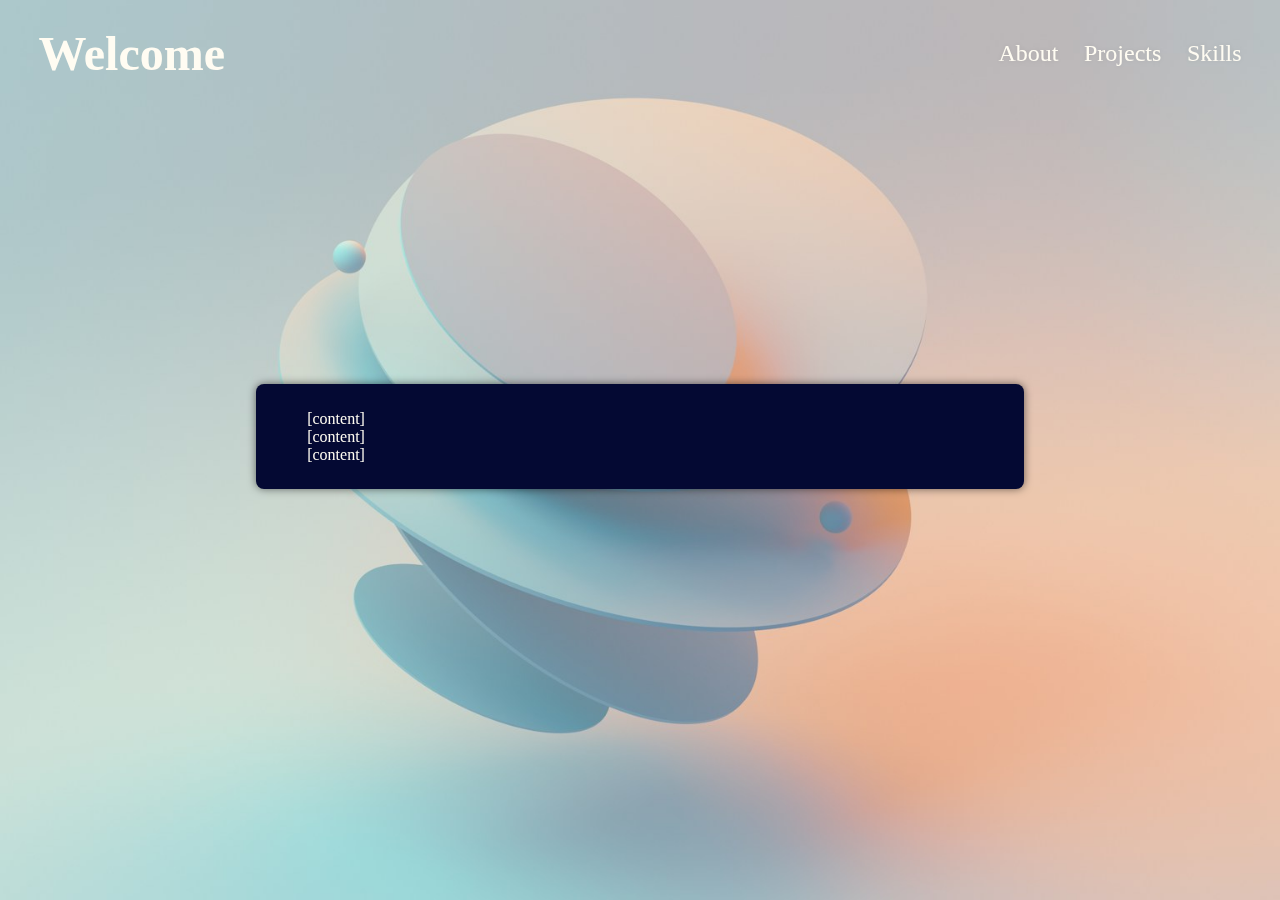
<file: index.html>
<!DOCTYPE html>
<html>
<head>
	<meta charset = 'utf-8'>
	<title>A Wild Kat Appears!</title>
	<style>
		:root {
			/* spacing */
			--nav-height: calc(2vw + 2*0.75vw);
			--content-height: calc(100% - var(--nav-height));
			/* title */
			--text-nav: #fffcf2;
			--background-dark: #040933;

			--header-padding-v: 2vw;
			--header-padding-h: 3vw;
			--nav-item-spacing: 2vw;
			--content-margin-top: 30vw;
			--content-padding-v: 2vw;
			--content-padding-h: 4vw;
		}

		.flex-row {
			display: flex;
			flex-direction: row;
		}
		.flex-col {
			display: flex;
			flex-direction: column;
		}
		.flex-sep {
			flex-grow: 1;
		}

		* {
			margin: 0px;
			padding: 0px;
			box-sizing: border-box;
			font-family: 'Times New Roman';
		}
		body {
			background: var(--background-dark) url("source/Sebastian\ Svenson\ -\ Abstract\ Render\ 00.jpg") no-repeat 50% 0%;
			background-size: cover;
			background-attachment: fixed;
		}

		#navbar {
			color: var(--text-nav);
			background-color: transparent;
			position: fixed;
			padding: var(--header-padding-v) var(--header-padding-h);
			width: 100%;
			top: 0;
			font-size: 1.5rem;
			align-items: center;
		}
		#navbar-logo {
			display: inline-block;
			font-size: 2em;
		}
		#navbar-menu {
			color: var(--text-nav);
			filter: drop-shadow(#00000011 0 0 2px); /* edge-sharpener shadow */
			gap: var(--nav-item-spacing);
		}
		.navbar-item {
			color: var(--text-nav);
			text-decoration: none;
		}

		#main-content {
			color: var(--text-nav);
			background-color: var(--background-dark);
			border-radius: 8px;
			filter: drop-shadow(#00000088 0 0 4px);
			margin: 20vw;
			margin-top: var(--content-margin-top);
			padding: var(--content-padding-v) var(--content-padding-h);
		}
	</style>
</head>
<body>

	<!-- SquarespaceNavigation: https://www.youtube.com/watch?v=3oOqGUSgQlQ -->
	<!-- https://www.w3schools.com/howto/howto_js_mobile_navbar.asp -->

<header id='navbar' class='flex-row'>
	<h1 id='navbar-logo'>Welcome</h1>
	<div class='flex-sep'></div>
	<nav id='navbar-menu' class='flex-row'>
		<a class='navbar-item' href='#about'>About</a>
		<a class='navbar-item' href='#projects'>Projects</a>
		<a class='navbar-item' href='#skills'>Skills</a>
	</nav>
</header>

<main id='main-content' class='flex-col'>
	<section class='section'><p>[content]</p></section>
	<section class='section'><p>[content]</p></section>
	<section class='section'><p>[content]</p></section>
</main>

</body>
</html>
</file>
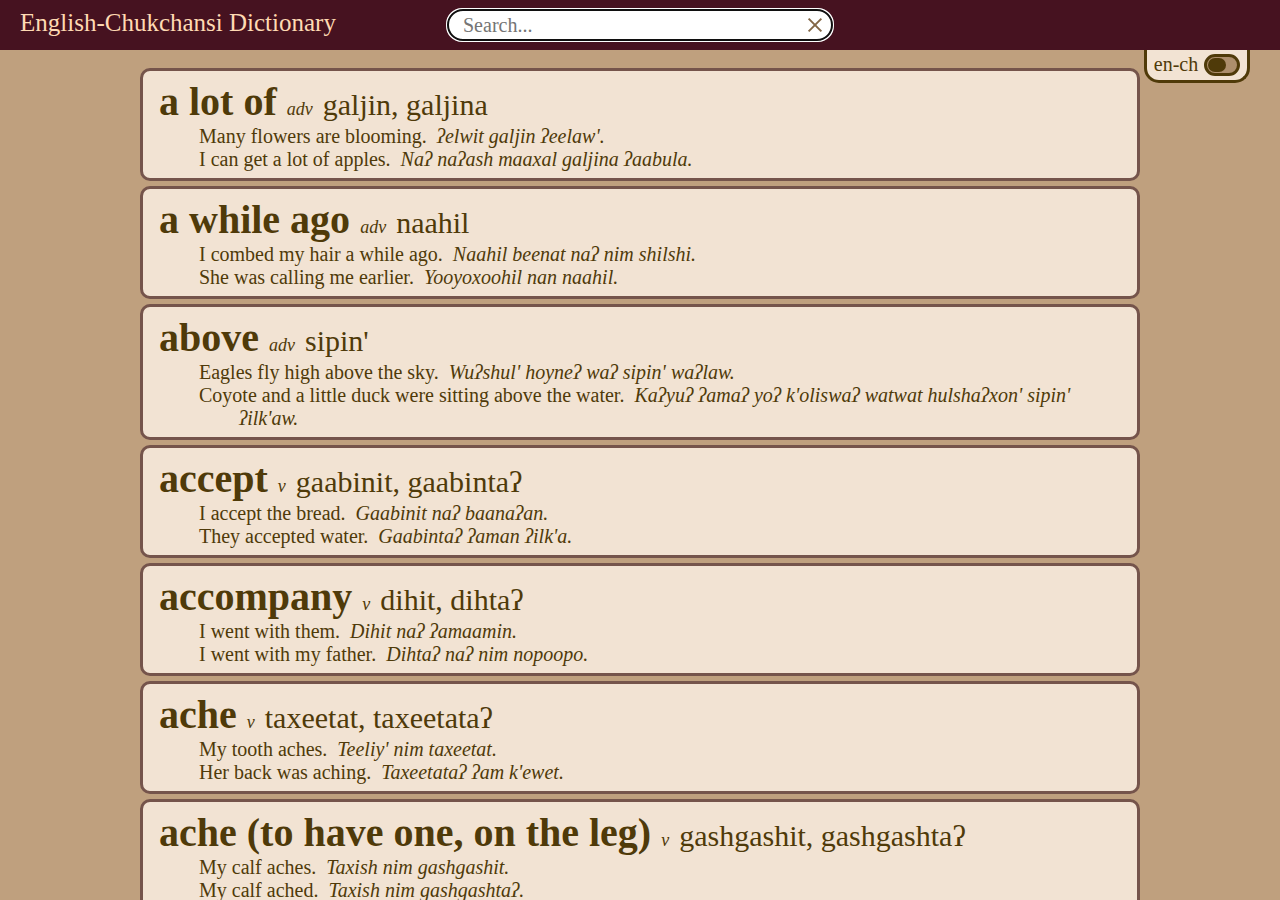
<file: dictionary/index.html>
<!DOCTYPE html>
<html>

<head>
	<meta charset = 'utf-8'>
	<title>English-Chukchansi Dictionary</title>
	<style>
		* {
			margin: 0px;
			padding: 0px;
			font-family: 'Times New Roman';
		}	
		body {
			background-color: #000000;
			overflow: hidden;
		}

		.blockSection {
			display: block;
		}
		
		/* header bar */
		#navBar {
			background-color: #461220;

			box-sizing: border-box;
			position: sticky;
			padding: 10px;
			top: 0px;
			width: 100%;
			min-width: 1040px;
			height: 50px;

			z-index: 2;
		}
		#pageTitle {
			color: #ffdab3;

			position: absolute;
			top: calc(50% - 2px);
			left: 20px;
			transform: translate(0%, -50%);

			font-size: 25px;
		}

		/* search stuff */
		#searchContainer {
			position: absolute;
			top: 50%;
			left: 50%;
			width: 30%;
			min-width: 250px;
			height: 30px;
			transform: translate(-50%, -50%);
		}
		#searchBox {
			color: #75544b;
			background-color: #ffffff;

			box-sizing: border-box;
			padding: 0px 15px;
			padding-right: 30px;
			width: 100%;
			height: 100%;

			border: none;
			border-radius: 30px;

			font-size: 20px;
		}
		#searchClear {
			cursor: pointer;

			position: absolute;
			top: 50%;
			right: 3px;
			width: 24px;
			height: 24px;
			transform: translate(0%, -50%);

			border-radius: 50%;
		}
		.searchClearCross {
			background-color: #826545;

			display: inline-block;
			position: absolute;
			top: 50%;
			right: 50%;
			width: 2px;
			height: 18px;
			/*transform: translate(-50%, -50%);*/
		}

		/* language toggle */
		#hangingTab {
			background-color: #f2e3d3;

			position: absolute;
			top: 50px;
			left: calc(100% - 30px);
			width: 100px;
			height: 30px;
			transform: translate(-100%, 0%);
			
			border: 3px solid;
			border-top: none;
			border-color: #4f3a09;
			border-radius: 0px 0px 15px 15px;
		}
		#langToggleTitle {
			color: #4f3a09;

			position: absolute;
			top: calc(50% - 1px);
			left: 29px;
			transform: translate(-50%, -50%);

			font-size: 20px;
		}
		#langToggle {
			cursor: pointer;
			
			background-color: #ad8e6c;

			position: absolute;
			top: 50%;
			left: calc(100% - 7px);
			width: 30px;
			height: 16px;
			transform: translate(-100%, -50%);
			
			border: 3px solid;
			border-color: #4f3a09;
			border-radius: 15px;
		}
		#langToggleSwitch {
			background-color: #4f3a09;

			position: absolute;
			top: 50%;
			left: 1px;
			width: 18px;
			height: 14px;
			transform: translate(0%, -50%);

			border-radius: 7px;
		}

		/* main content */
		#resultPanel {
			color: #4f3a09;
			background-color: #bfa07e;
			
			box-sizing: border-box;
			position: absolute;
			padding: 13px 20px;
			top: 50px;
			width: 100%;
			height: calc(100% - 50px);

			overflow-x: hidden;
			overflow-y: scroll;

			z-index: 0;
		}
		#noResultsText {
			color: #75544b;

			position: absolute;
			padding-top: 10px;
			left: 50%;
			transform: translate(-50%, 0%);

			font-family: "Times New Roman";
			font-size: 40px;
		}
		.entryContainer {
			background-color: #f2e3d3;

			box-sizing: border-box;
			margin: 5px auto;
			padding: 7px 16px;
			width: 1000px;

			border: 3px solid #75544b;
			border-radius: 10px;
		}
		.entrySectionIndented {
			display: block;
			margin-left: 40px;

			padding-left: 40px;
			text-indent: -40px;
		}

		/* entry first line */
		.entryTitleText {
			font-size: 40px;
			font-weight: bold;
		}
		.entryCatgText {
			margin-left: 10px;
			font-size: 18px;
			font-style: italic;
		}
		.entryTranslationText {
			margin-left: 10px;
			font-size: 30px;
		}
		/* entry second line */
		.entrySentenceText {
			font-size: 20px;
		}
		.entrySentenceTranslation {
			margin-left: 10px;
			font-size: 20px;
			font-style: italic;
		}
	</style>
</head>

<body>

	<!-- create loading screen -->

	<!-- load dependencies -->
	<script type='text/javascript' src='script/dictionary.js'></script>
	<script type='text/javascript' src='script/en-ch.js'></script>

	<script>
		/////////////////////////////////////////////////////////////////////

		//// ENV SETUP ////

		// debug
		let t1 = Date.now();
		// settings
		let langToggle = false;
		let searchSettings = {
			shiftDown: false,
			elem: undefined
		};

		/////////////////////////////////////////////////////////////////////

		//// CORE ////

		function capitalize(s) { s=s.toString().toLowerCase(); return (s[0]||'').toUpperCase()+s.substr(1); }

		function clearSearch() {
			searchSettings.elem.value = '';
			reloadSearch(resultPanel, '');
			resultPanel.scroll(0, 0);
			document.getElementById('searchBox').focus();
		}
		function togglePrimary() {
			langToggle = dictionary_en_ch.togglePrimary();
			// `waayaw hudaʔhiy'`
			document.getElementById('pageTitle').innerHTML = (!langToggle) ? `English-Chukchansi Dictionary` : `Chukchansi-English Waayaw Hudaʔhiy'`;
			document.getElementById('pageTitle').style.fontSize = (!langToggle) ? '25px' : '20px';
			searchSettings.elem.value = '';
			searchSettings.elem.placeholder = (!langToggle) ? 'Search...' : 'Yuhgo...';
			document.getElementById('langToggleTitle').innerHTML = (!langToggle) ? 'en-ch' : 'ch-en';
			document.getElementById('langToggleSwitch').style.left = (!langToggle) ? '1px' : '11px';
			reloadSearch(resultPanel, '');
			resultPanel.scroll(0, 0);
			document.getElementById('searchBox').focus();
		}

		function keydown_search(e) {
			switch (e.keyCode) {
				case 27: // [Esc] to defocus search box
					e.preventDefault();
					searchSettings.elem.blur();
					searchSettings.suggestionsElem.style.display = 'none';
					console.log('defocused search');
					break;
				case 9: // prevent [Tab] from leaving search box
					e.preventDefault();
					console.log('blocked tab-out');
					break;
				case 13: // prevent [Enter] from trying to submit page
					e.preventDefault();
					break;
				case 16: // manually track [Shift] for [?] detection
					searchSettings.shiftDown = true;
					break;
				case 191: // change [?] to [ʔ]
					if (searchSettings.shiftDown) {
						e.preventDefault();
						searchSettings.elem.value += 'ʔ';
					}
					break;
			}
		}
		function keyup_search(e) {
			switch (e.keyCode) {
				case 16: // manually track [Shift] for [?] detection
					searchSettings.shiftDown = false;
					break;
			}
			// run fragment search on searchbar update
			reloadSearch(resultPanel, searchSettings.elem.value);
		}

		/////////////////////////////////////////////////////////////////////

		//// DISPLAY ////

		let subscriptPattern = new RegExp('_([0-9]*)', 'ig');
		function buildEntryHTML(entry, word) {
			let elemStr = '';
			// construct title line contents
			let engSynonyms = '';
			for (let form of entry.pForms) { engSynonyms += (engSynonyms=='') ? (form.word) : (', '+form.word); }
			let entryTitle = (!langToggle) ? (word) : ( entry.sForm('standard').word || (entry.sForm('subject').word+', '+entry.sForm('object').word) );
			let entryTranslation = (!langToggle) ? ( entry.sForm('standard').word || (entry.sForm('subject').word+', '+entry.sForm('object').word) ) : engSynonyms;
			// build entry
			elemStr += '<div class="entryContainer">';
				elemStr += '<div class="blockSection">';
					elemStr += '<span class="entryTitleText">' + entryTitle.replaceAll(subscriptPattern, '<sub>$1</sub>') + '</span>';
					elemStr += '<span class="entryCatgText">' + entry.catg + '</span>';
					elemStr += '<span class="entryTranslationText">' + entryTranslation.replaceAll(subscriptPattern, '<sub>$1</sub>') + '</span>';
				elemStr += '</div>';
				elemStr += '<div class="entrySectionIndented">';
					for (let sentence of entry.sentences) {
						let sentenceText = (!langToggle ? sentence.p : sentence.s).replaceAll(subscriptPattern, '<sub>$1</sub>');
						let sentenceTranslation = (!langToggle ? sentence.s : sentence.p).replaceAll(subscriptPattern, '<sub>$1</sub>')
						elemStr += '<span class="blockSection">';
						elemStr += '<span class="entrySentenceText">' + sentenceText + '</span>';
						elemStr += '<span class="entrySentenceTranslation">' + sentenceTranslation + '</span>';
						elemStr += '</span>';
					}
					if (entry.sentences.length == 0) {
						elemStr += '<span class="entrySentenceText">[[ no example sentences ]]</span>';
					}
				elemStr += '</div>';
			elemStr += '</div>';

			return elemStr;
		}

		function reloadSearch(container, searchFrag) {
			let t1 = Date.now();
			console.log('Searching for "' + searchFrag + '"...');
			container.innerHTML = '';
			let elemStr = '';
			let patternStr = '^'+searchFrag;
			let patternFromStart = new RegExp('^'+searchFrag, 'i');

			if (!langToggle) {
				dictionary_en_ch.forEachWord(function(entry, word) {
					let matched = patternFromStart.test(word);
					if (searchFrag == '' || matched) {
						elemStr += buildEntryHTML(entry, word);
					}
				});
			} else {
				dictionary_en_ch.forEachEntry(function(entry, word) {
					let matched = false;
					for (let form of entry.sForms) {
						if (patternFromStart.test(form.word)) { matched = true; }
					}
					if (searchFrag == '' || matched) { elemStr += buildEntryHTML(entry, word); }
				});
			}

			container.innerHTML = elemStr;
			if (container.innerHTML == '') {
				container.innerHTML = '<p id="noResultsText">No results...</p>';
				console.log('no match');
			}

			console.log('Search results built in: ' + (Date.now() - t1) + ' ms')
		}

		function init(dictionary) {
			// add containers
			let navBar = document.createElement('div');
				navBar.id = 'navBar';
				navBar.innerHTML = '<span id="pageTitle">English-Chukchansi Dictionary</span>';
			document.body.appendChild(navBar);
			let resultPanel = document.createElement('div');
				resultPanel.id = 'resultPanel';
			document.body.appendChild(resultPanel);
			// add search
			let searchContainer = document.createElement('div');
				searchContainer.id = 'searchContainer';
			navBar.appendChild(searchContainer);
			let search = document.createElement('input');
				search.setAttribute('type', 'text');
				search.id = 'searchBox';
				search.placeholder = 'Search...';
				search.value = '';
			searchContainer.appendChild(search);
			searchSettings.elem = search;
			let searchClear = document.createElement('div');
				searchClear.id = 'searchClear';
				searchClear.innerHTML = '<div class="searchClearCross" style="transform: translate(-50%, -50%) rotate(45deg)"></div><div class="searchClearCross" style="transform: translate(-50%, -50%) rotate(-45deg)"></div>';
				searchClear.onclick = clearSearch;
			searchContainer.appendChild(searchClear);
			// add language toggle
			let langToggleTab = document.createElement('div');
				langToggleTab.id = 'hangingTab';
			navBar.appendChild(langToggleTab);
			let langToggleTitle = document.createElement('span');
				langToggleTitle.id = 'langToggleTitle';
				langToggleTitle.innerHTML = 'en-ch';
			langToggleTab.appendChild(langToggleTitle);
			let langToggle = document.createElement('div');
				langToggle.id = 'langToggle';
				langToggle.onclick = togglePrimary;
			langToggleTab.appendChild(langToggle);
			let langToggleSwitch = document.createElement('div');
				langToggleSwitch.id = 'langToggleSwitch';
			langToggle.appendChild(langToggleSwitch);
			// implement search logic
			search.addEventListener('keydown', keydown_search);
			search.addEventListener('keyup', keyup_search);
			// initial search
			reloadSearch(resultPanel, '');
			search.focus();
		}

		/////////////////////////////////////////////////////////////////////

		//// INIT ////

		init(dictionary_en_ch);
		console.log('Load time: ' + (Date.now() - t1) + ' ms');

		/////////////////////////////////////////////////////////////////////
	</script>

</body>

</html>
</file>
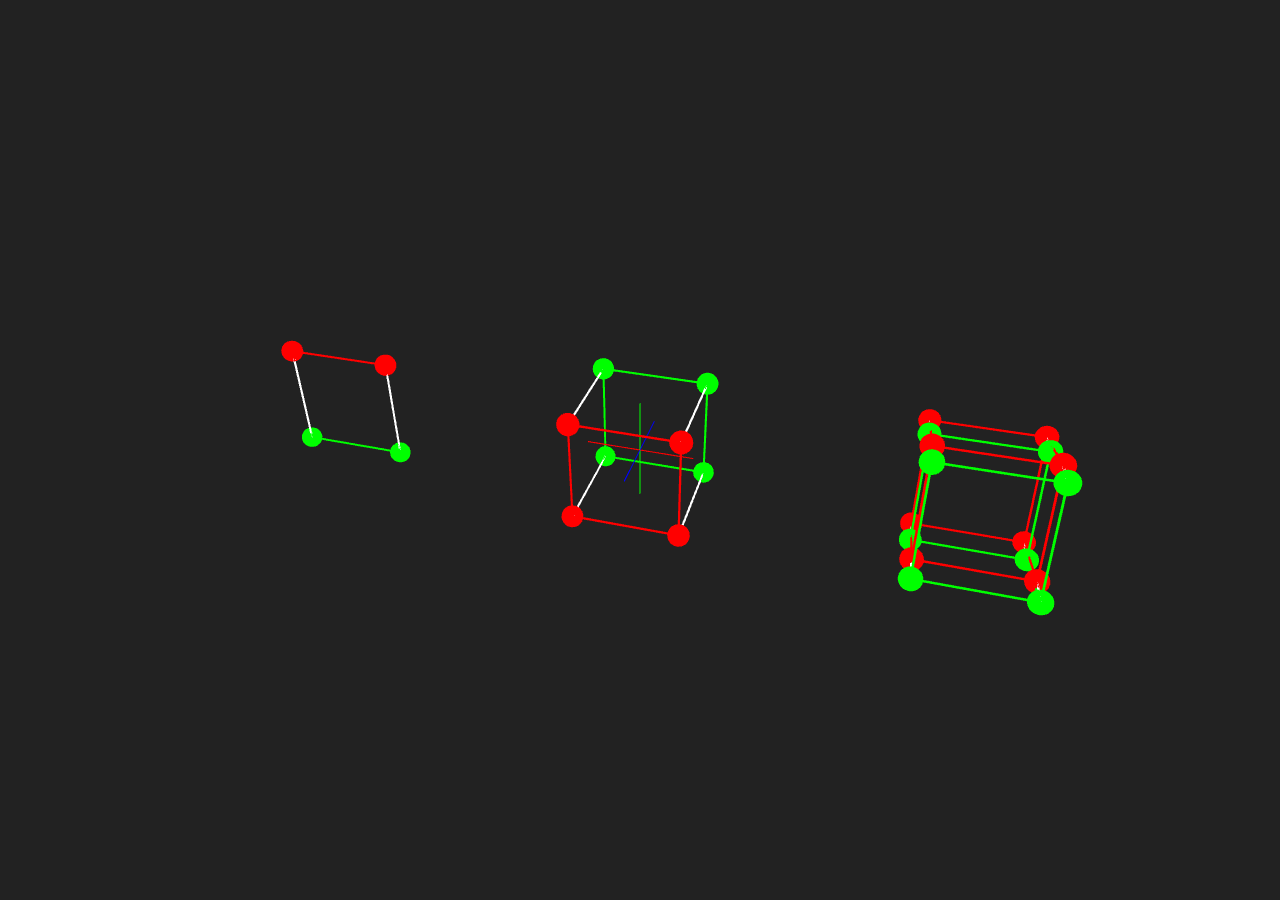
<file: hypercube/index.html>
<!DOCTYPE html>
<html>
<head>
	<meta charset=utf-8>
	<title>Hypercube Demo</title>
	<style>
		* { margin: 0; padding: 0; }
		body { background: #222222; overflow: hidden; }
		canvas { position: absolute; }
	</style>
</head>
<body>

<!-- import three.js -->
<script type = 'text/javascript' src = '../three/build/three.min.js'></script>
<script type = 'text/javascript' src = '../three/examples/js/controls/OrbitControls.js'></script>

<script>

// 4d rot mtxs: https://kennycason.com/posts/2009-01-08-graph4d-rotation4d-project-to-2d.html
// 3d rot mtxs + nice gfx rep: https://en.wikipedia.org/wiki/Rotation_matrix

//// SET UP SCENE ////

const CAMERA_FOV = 50;
const CAMERA_ASPECT = window.innerWidth / window.innerHeight;
const CAMERA_NEAR = 0.0001;
const CAMERA_FAR = 10000;

let scene = new THREE.Scene();
let camera = new THREE.PerspectiveCamera( CAMERA_FOV, CAMERA_ASPECT, CAMERA_NEAR, CAMERA_FAR );
let renderer = new THREE.WebGLRenderer( {alpha: true, antialias: true} );

renderer.setSize(window.innerWidth, window.innerHeight);
renderer.setPixelRatio(window.devicePixelRatio);
document.body.appendChild(renderer.domElement);

// lights
let ambLight = new THREE.AmbientLight(0xffffff);
ambLight.intensity = 1.0;
scene.add(ambLight);
// camera
camera.position.set(2,5,7);
camera.lookAt(0,0,0);
camera.updateProjectionMatrix();
// action!
let controls = new THREE.OrbitControls(camera, document.body); // allow controls to be used from anywhere on page...
controls.domElement = renderer.domElement; // then attach to correct renderer

window.addEventListener('resize', (e) => {
	renderer.setSize(window.innerWidth, window.innerHeight);
	camera.aspect = window.innerWidth / window.innerHeight;
	camera.updateProjectionMatrix();
});

//// DEF OBJECTS ////

function AxisVisualizer () {
	const geo = new THREE.CylinderGeometry(0.005, 0.005, 1.0);
	const xMat = new THREE.MeshBasicMaterial({color: 0xff0000});
	const yMat = new THREE.MeshBasicMaterial({color: 0x00ff00});
	const zMat = new THREE.MeshBasicMaterial({color: 0x0000ff});

	let xObj = new THREE.Mesh(geo, xMat);
		xObj.position.x = length / 2;
		xObj.rotateZ(Math.PI / 2);
	let yObj = new THREE.Mesh(geo, yMat);
		yObj.position.y = length / 2;
	let zObj = new THREE.Mesh(geo, zMat);
		zObj.position.z = length / 2;
		zObj.rotateX(Math.PI/2);

	this.object = new THREE.Object3D();

	this.object.add(xObj);
	this.object.add(yObj);
	this.object.add(zObj);
}

function nCubeData (n) {
	const UNIT_RADIUS = 0.5;
	const numVertices = 2**n;

	function adjacent (v1,v2) {
		// in a unit n-cube, two vertices are adjacent iff exactly one coordinate is different
		// ex. in a square/2-cuboid: (1,1) has one diff from (-1,1) but two diffs from (-1,-1)
		let diff = false;
		for (let i = 0; i < n; i++) {
			if (v1[i] == v2[i]) continue;
			if (diff) return false; // fail if two diffs
			diff = true;
		}
		return diff; // fail if no diff, pass if one diff
	}

	let vertices = [], edges = [];
	let frontV = [], backV = [];
	let frontE = [], backE = [];

	// generate vertices
	for (let v = 0; v < numVertices; v++) {
		// permute n-bit binary number to get coords
		let vertex = [];
		for (let i = 0; i < n; i++) {
			const secSize = 2**(n-i);
			vertex.push( ( (v%secSize)/secSize < 0.5 ) ? -UNIT_RADIUS : UNIT_RADIUS );
		}
		vertices.push(vertex);
		// label vertex as front/back wrt final coord
		(vertex[n-1] < 0)
			? backV.push(v)
			: frontV.push(v);
	}
	// connect edges based on adjacency
	for (let v1 = 0; v1 < numVertices; v1++) {
        for (let v2 = v1+1; v2 < numVertices; v2++) {
            if (adjacent(vertices[v1], vertices[v2])) {
				// connect adjacent points
                edges.push([v1, v2]);
				// label edge as front/back wrt final coord
				if (vertices[v1][n-1] != vertices[v2][n-1]) continue; // edges that connect front face to back face are left unmarked
				(vertices[v1][n-1] < 0)
					? backE.push(edges.length-1)
					: frontE.push(edges.length-1);
            }
        }
    }
	
	return {
        vertices: vertices,
        edges: edges,
        frontVertices: frontV,
        backVertices: backV,
        frontEdges: frontE,
        backEdges: backE
    };
}

const vertGeo = new THREE.SphereGeometry(0.1);
const edgeGeo = new THREE.CylinderGeometry(0.01,0.01, 1.0);
	  edgeGeo.translate(0, 0.5, 0); // move center to bottom end of cylinder
	  edgeGeo.rotateX(Math.PI/2);   // point top of cylinder toward +z, so it aligns with lookAt() vector
const frontMat = new THREE.MeshBasicMaterial({color:0xff0000});
const backMat = new THREE.MeshBasicMaterial({color:0x00ff00});
const connectionMat = new THREE.MeshBasicMaterial({color:0xffffff});

class NCube {
	constructor (n) {
		this.data = nCubeData(n);
		this.vertices = [];
		this.edges = [];
		this.object = new THREE.Object3D();

		for (let v = 0; v < this.data.vertices.length; v++) {
			let mat = (this.data.frontVertices.indexOf(v) != -1) ? frontMat
					: (this.data.backVertices.indexOf(v) != -1) ? backMat
					: connectionMat;
			let vertexWidget = new THREE.Mesh(vertGeo, mat);
			this.vertices.push(vertexWidget);
			this.object.add(vertexWidget);
		}

		for (let e = 0; e < this.data.edges.length; e++) {
			let mat = (this.data.frontEdges.indexOf(e) != -1) ? frontMat
					: (this.data.backEdges.indexOf(e) != -1) ? backMat
					: connectionMat;
			let edge = new THREE.Mesh(edgeGeo, mat);
			this.edges.push(edge);
			this.object.add(edge);
		}

		this.updateVertices();
	}

	updateVertices () {
		for (let v = 0; v < this.vertices.length; v++) {
			this.vertices[v].position.set(...this.data.vertices[v]);
		}
		for (let e = 0; e < this.edges.length; e++) {
			let [v1,v2] = this.data.edges[e];
			let v2World = [ // lookAt() only uses world coords, so add local offset + world offset
				this.data.vertices[v2][0] + this.object.position.x,
				this.data.vertices[v2][1] + this.object.position.y,
				(this.data.vertices[v2][2] ?? 0) + this.object.position.z // z-coord -> stub 0 if 2d
			];
			let posDiff = [
				this.data.vertices[v2][0] - this.data.vertices[v1][0],
				this.data.vertices[v2][1] - this.data.vertices[v1][1],
				(this.data.vertices[v2][2] ?? 0) - (this.data.vertices[v1][2] ?? 0)
			];
			let edgeLen = Math.sqrt(posDiff[0]*posDiff[0] + posDiff[1]*posDiff[1] + posDiff[2]*posDiff[2]);

			this.edges[e].position.set(...this.data.vertices[v1]);
			this.edges[e].lookAt(...v2World);
			this.edges[e].scale.set(1,1,edgeLen);
		}
	}
	rotateAbout (axis, angle) {
		console.warn('rotateAbout() called on abstract class NCube()');
	}
	rotateAlong (axis, angle) {
		console.warn('rotateAlong() called on abstract class NCube()');
	}
}
class Square extends NCube {
	constructor () {
		super(2);
	}
	rotate (angle) {
		const s = Math.sin(angle);
		const c = Math.cos(angle);
		for (let v = 0; v < this.data.vertices.length; v++) {
			let [x,y] = this.data.vertices[v];
			this.data.vertices[v] = [
				x*c - y*s,	// x = x*cos(theta) - y*sin(theta)
				x*s + y*c	// y = x*sin(theta) + y*cos(theta)
			];
		}
		this.updateVertices();
	}
	rotateAbout (axis, angle) {
		this.rotate(angle);
	}
	rotateAlong (axis, angle) {
		this.rotate(angle);
	}
}
class Cube extends NCube {
	constructor () {
		super(3);
	}
	rotateAbout (axis, angle) {
		const s = Math.sin(angle);
		const c = Math.cos(angle);
		for (let v = 0; v < this.data.vertices.length; v++) {
			let [x,y,z] = this.data.vertices[v];
			switch (axis) {
				case 'x':
					this.data.vertices[v] = [
						x,			// x = x
						y*c - z*s,	// y = y*cos(theta) - z*sin(theta)
						y*s + z*c	// z = y*sin(theta) + z*cos(theta)
					];
					break;
				case 'y':
					this.data.vertices[v] = [
						x*c + z*s,	// x = x*cos(theta) + z*sin(theta)
						y,			// y = y
						-x*s + z*c	// z = -x*sin(theta) + z*cos(theta)
					];
					break;
				case 'z':
					this.data.vertices[v] = [
						x*c - y*s,	// x = x*cos(theta) - y*sin(theta)
						x*s + y*c,	// y = x*sin(theta) + y*cos(theta)
						z			// z = z
					];
					break;
			}
		}
		this.updateVertices();
	}
	rotateAlong (axis, angle) {
		switch (axis) {
			case 'xy': this.rotateAbout('z',angle); break;
			case 'xz': this.rotateAbout('y',angle); break;
			case 'yz': this.rotateAbout('x',angle); break;
		}
	}
}
class Tesseract extends NCube {
	constructor () {
		super(4);
	}
	rotateAbout (axis, angle) {
		const s = Math.sin(angle);
		const c = Math.cos(angle);
		for (let v = 0; v < this.data.vertices.length; v++) {
			let [x,y,z,w] = this.data.vertices[v];
			switch (axis) {
				case 'xy':
					this.data.vertices[v] = [
						x,			// x = x
						y,			// y = y
						z*c - w*s,	// z = z*cos(theta) - w*sin(theta)
						z*s + w*c	// w = z*sin(theta) + w*cos(theta)
					];
					break;
				case 'xz':
					this.data.vertices[v] = [
						x,			// x = x
						y*c - w*s,	// y = y*cos(theta) - w*sin(theta)
						z,			// z = z
						y*s + w*c	// w = y*sin(theta) + w*cos(theta)
					];
					break;
				case 'xw':
					this.data.vertices[v] = [
						x,			// x = x
						y*c + z*s,	// y = y*cos(theta) + z*sin(theta)
						-y*s + z*c,	// z = -y*sin(theta) + z*cos(theta)
						w			// w = w
					];
					break;
				case 'yz':
					this.data.vertices[v] = [
						x*c + w*s,	// x = x*cos(theta) + w*sin(theta)
						y,			// y = y
						z,			// z = z
						-x*s + w*c	// w = -x*sin(theta) + w*cos(theta)
					];
					break;
				case 'yw':
					this.data.vertices[v] = [
						x*c + z*s,	// x = x*cos(theta) + z*sin(theta)
						y,			// y = y
						-x*s + z*c,	// z = -x*sin(theta) + z*cos(theta)
						w			// w = w
					];
					break;
				case 'zw':
					this.data.vertices[v] = [
						x*c + y*s,	// x = x*cos(theta) + y*sin(theta)
						-x*s + y*c,	// y = -x*sin(theta) + y*cos(theta)
						z,			// z = z
						w			// w = w
					];
					break;
			}
		}
		this.updateVertices();
	}
	rotateAlong (axis, angle) {
		switch (axis) {
			case 'xy': this.rotateAbout('zw',angle); break;
			case 'xz': this.rotateAbout('yw',angle); break;
			case 'xw': this.rotateAbout('yz',angle); break;
			case 'yz': this.rotateAbout('xw',angle); break;
			case 'yw': this.rotateAbout('xz',angle); break;
			case 'zw': this.rotateAbout('xy',angle); break;
		}
	}
}

//// POPULATE SCENE ////

const origin = new AxisVisualizer();
scene.add(origin.object);

let square = new Square();
square.object.position.set(-3,0,0);
scene.add(square.object);

let cube = new Cube();
cube.object.position.set(0,0,0);
scene.add(cube.object);

let tess = new Tesseract();
tess.object.position.set(3,0,0);
scene.add(tess.object);

//// ANIMATE ////

let ROT_SPEED = 0.01; // in rad/frame

let rotSquare = false;
let rotCube = {
	x : false,	// pitch
	y : false,	// yaw
	z : false	// roll
};
let rotTess = {
	xw : true,	// pitch
	yw : false,	// yaw
	zw : false,	// roll

	xy : true,	// duck
	xz : false,	// slip
	yz : false	// twist
};

function render () {
	if (rotSquare) square.rotate(ROT_SPEED);

	if (rotCube.x) cube.rotateAbout('x',ROT_SPEED);
	if (rotCube.y) cube.rotateAbout('y',ROT_SPEED);
	if (rotCube.z) cube.rotateAbout('z',ROT_SPEED);

	for (let rot in rotTess) {
		if (rotTess[rot]) {
			tess.rotateAbout(rot,ROT_SPEED);
		}
	}

	renderer.render(scene, camera);
	requestAnimationFrame(render);
}

render();



</script>
</body>
</html>
</file>
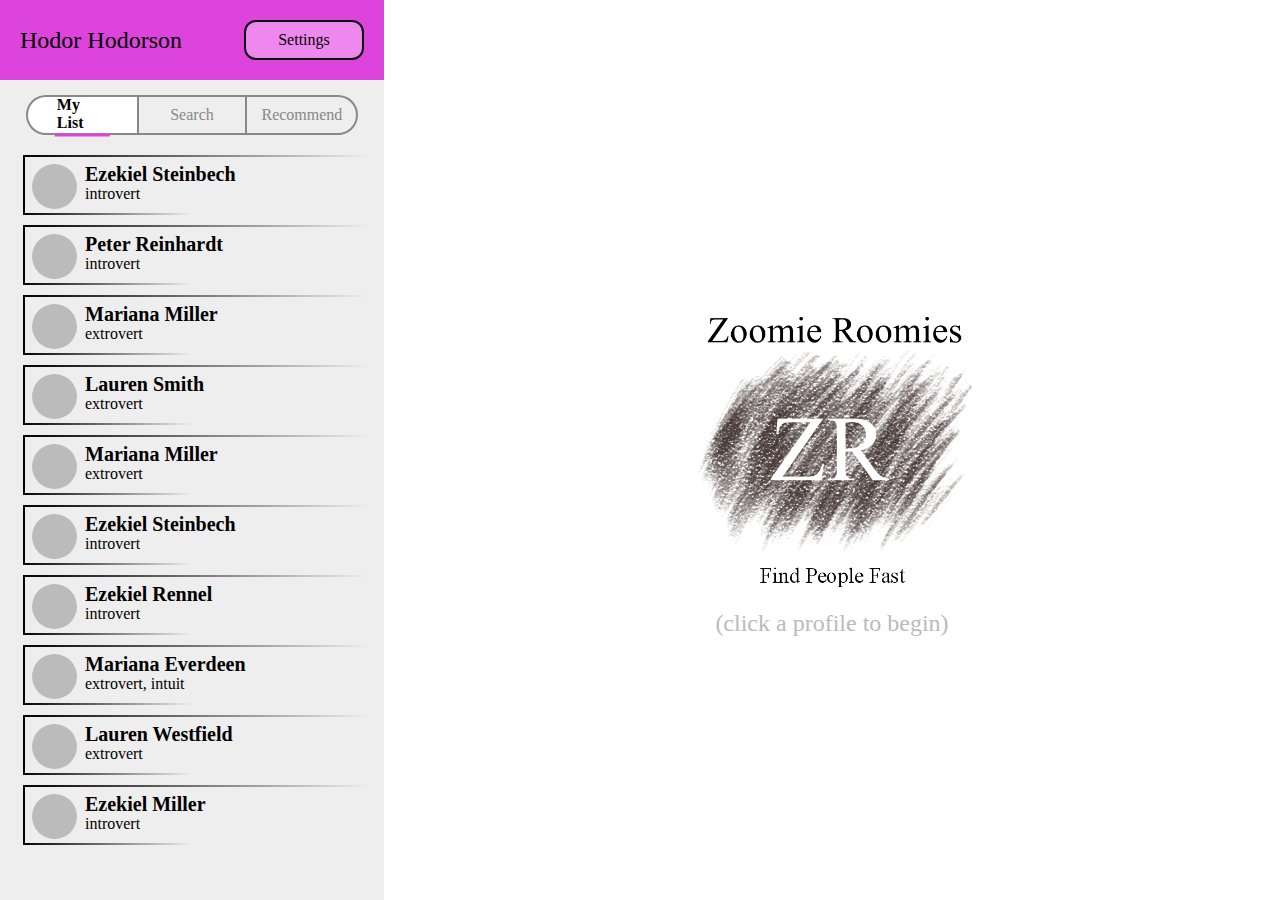
<file: zr/index.html>
<!DOCTYPE html>
<html>

<head>
	<meta charset = 'utf-8'>
	<title>Zoomie Roomies - Design Board</title>
	<style>
		* {
			margin: 0px;
			padding: 0px;
			box-sizing: border-box;
			font-family: 'Times New Roman';
		}	
		body {
			background-color: #eeeeee;
			overflow: hidden;
		}
		
		/* left panel */
		#profileBar {
			background-color: #dd44dd;

			position: absolute;
			width: 30%;
			height: 80px;
		}
			#profileName {
				color:  #000000;

				display:  inline-block;
				position:  absolute;
				top: 50%;
				left: 20px;
				width: calc(100% - 160px);
				transform:  translate(0%, -50%);

				font: 24px Calibri;
			}
			#settingsButton {
				background-color: #ee88ee;

				display:  inline-block;
				position: absolute;
				top: 20px;
				right: 20px;
				width: 120px;
				height: 40px;

				border: 2px solid #000000;
				border-radius: 12px;
			}
			#settingsButtonText {
				display:  inline-block;
				position: absolute;
				top: 50%;
				left: 50%;
				transform: translate(-50%,-50%);
			}
		#selectionBar {
			/*background-color: #ff0000;*/

			position: absolute;
			top: 95px;
			left: 2%;
			width: 26%;
			height: 40px;
		}
			#selectionLeft {
				background-color: #ffffff;

				display:  inline-block;
				position: absolute;
				left: 0%;
				width: 33.33%;
				height: 40px;

				border: 2px solid #888888;
				border-right: none;
				border-radius: 20px 0px 0px 20px;
			}
			#selectionMiddle {
				background-color: #eeeeee;

				display:  inline-block;
				position: absolute;
				left: 33.33%;
				width:  33.34%;
				height: 40px;

				border: 2px solid #888888;
			}
			#selectionRight {
				background-color: #eeeeee;

				display:  inline-block;
				position: absolute;
				left: 66.67%;
				width:  33.33%;
				height: 40px;

				border: 2px solid #888888;
				border-left: none;
				border-radius: 0px 20px 20px 0px;
			}
			.selectionLabel {
				color: #888888;
				display:  inline-block;
				position: absolute;
				padding: 2px;
				top: 50%;
				left: 50%;
				transform: translate(-50%, -50%);
			}
		#miniView {
			background-color: #eeeeee;

			position: absolute;
			padding: 15px;
			/*padding-top: 0px;*/
			top: 140px;
			width: 30%;
			height: calc(100% - 140px);

			overflow: scroll;
			-ms-overflow-style: none;  /* Hide scrollbar for IE and Edge */
			scrollbar-width: none;  /* Hide scrollbar for Firefox */
		}
			#miniViewFade {
				/*background: linear-gradient(180deg, rgba(64,49,45,1) 0%, rgba(64,49,45,0) 100%);*/
				background: linear-gradient(180deg, #eeeeeeff 0%, #eeeeee00 100%);

				position: absolute;
				top: 140px;
				width: 30%;
				height: 15px;
				z-index: 2;
			}
		.miniProfile {
			display: block;
			position: relative;
			height: 60px;
			margin-bottom: 10px;
		}
			.miniProfileActive {
				background-color: #dd44dd;

				display: inline-block;
				position: absolute;
				left: 0px;
				width: 4px;
				height: 100%;

				opacity: 0;
			}
			.miniProfileFrameLeft {
				background-color: #000000;

				display: inline-block;
				position: absolute;
				left: 8px;
				width: 2px;
				height: 100%;
			}
			.miniProfileFrameTop {
				background: linear-gradient(90deg, #000000ff, #00000000);

				display: inline-block;
				position: absolute;
				left: 8px;
				width: calc(100% - 8px);
				height: 2px;
			}
			.miniProfileFrameBottom {
				background: linear-gradient(90deg, #000000ff, #00000000);

				display: inline-block;
				position: absolute;
				left: 8px;
				bottom: 0px;
				width: calc(50% - 8px);
				height: 2px;
			}
			.miniProfilePicture {
				background-color: #bbbbbb;

				display: inline-block;
				position: absolute;
				top: 9px;
				left: 17px;
				width: 45px;
				height: 45px;

				border-radius: 50%;
			}
			.miniProfileName {
				display: inline-block;
				position: absolute;
				top: 8px;
				left: 70px;

				font-weight: bold;
				font-size: 20px;
			}
			.miniProfileText {
				display: inline-block;
				position: absolute;
				top: 30px;
				left: 70px;
			}

		/* right panel */
		#fullView {
			background-color: #ffffff;

			position: absolute;
			padding: 10px;
			top: 0px;
			left:  30%;
			width: 70%;
			height: 100%;

			overflow: scroll;
			overflow-x: hidden;
		}
			#banner {
				position: absolute;
				padding: 10px;
				top: 50%;
				left: 50%;
				transform: translate(-50%,-50%);
			}
			#bannerText {
				color: #bbbbbb;

				display: inline-block;
				position: absolute;
				top: calc(50% + 160px);
				left: 50%;
				transform: translate(-50%, 0%);

				font-size: 24px;
			}
			#fullProfilePicture {
				background-color: #dddddd;

				display: inline-block;
				position: absolute;
				top: 80px;
				left: 10%;
				width: 120px;
				height: 120px;
				transform: translate(-50%,0%);

				border-radius: 50%;
			}
			#fullProfileName {
				display: inline-block;
				position: absolute;
				top: 100px;
				left: calc(10% + 100px);

				font-weight: bold;
				font-size: 30px;
			}
			#fullProfileText {
				display: inline-block;
				position: absolute;
				top: 150px;
				left: calc(10% + 100px);

				font-size: 20px;
				white-space: pre;
			}
			.infoPanel {
				background-color: #ffffffdd;

				display: inline-block;
				position: absolute;
				width: 40%;
				height: 300px;
				padding: 8px;

				border: 2px solid #dd44dd;
				border-radius: 12px;

				box-shadow: rgba(0, 0, 0, 0.18) 0px 2px 4px;
			}
			#bioPanel {
				top: 300px;
				right: calc(50% + 60px);
			}
			#extraInfoPanel {
				top: 400px;
				left: calc(50% + 60px);
			}
			#contactPanel {
				top: 250px;
				left: calc(50% + 10px);
				width: 20%;
				height: 60px;
			}
			#areaPanel {
				top: 150px;
				left: calc(100% - 270px);
				width: 200px;
				height: 35px;
			}
			#email {
				display: inline-block;
				position: absolute;
				top: 160px;
				left: calc(50% - 250px);
				transform: translate(-50%,0%);
			}
			#phone {
				display: inline-block;
				position: absolute;
				top: 180px;
				left: calc(50% - 250px);
				transform: translate(-50%,0%);
			}
			.decorativePanelLarge {
				background-color: #dd44dd;

				display: inline-block;
				position: absolute;
				width: 20%;
				height: 25%;

				border-radius: 24px;

				box-shadow: rgba(0, 0, 0, 0.18) 0px 2px 4px;
			}
			.decorativePanelSmall {
				background-color: #dd44dd;

				display: inline-block;
				position: absolute;
				width: 100px;
				height: 100px;

				border-radius: 24px;

				box-shadow: rgba(0, 0, 0, 0.18) 0px 2px 4px;
			}

		/* settings */
		#dimmer {
			background-color: #00000088;

			display: inline-block;
			position: fixed;
			width: 100%;
			height: 100%;
			z-index: 10;

			visibility: hidden;

			overflow: scroll;
			-ms-overflow-style: none;  /* Hide scrollbar for IE and Edge */
			scrollbar-width: none;  /* Hide scrollbar for Firefox */
		}
			#settings {
				background-color: #ffffff;

				display: inline-block;
				position: absolute;
				margin: 60px;
				left: 50%;
				width: 70%;
				height: 700px;
				transform: translate(-50%,0%);

				border: 2px solid #000000;
				border-radius: 12px;
			}
			#settingsStubText {
				display: inline-block;
				position: absolute;
				top: 240px;
				left: 50%;
				transform: translate(-50%,0%);
			}
			#closeSettings {
				background: url('source/close.png');
				background-color: #00000022;
				background-position: center;
				background-size: 60%;
				background-repeat: no-repeat;

				display: inline-block;
				position: absolute;
				top: 10px;
				right: 10px;
				width: 30px;
				height: 30px;

				border: 2px solid #000000;
				border-radius: 50%;
			}
	</style>
</head>

<body>

	<div id='profileBar'>
		<p id='profileName'>Hodor Hodorson</p>
		<div id='settingsButton' onclick='toggleSettings(true)'>
			<p id='settingsButtonText'>Settings</p>
		</div>
	</div>
	<div id='selectionBar'>
		<div id='selectionLeft' onclick='setSelection(0)'><p id='selectionLabelLeft' class='selectionLabel' style='font-weight: bold; font-size: 16px; border-bottom: 3px solid #ff0000; color: #000000;'>My List</p></div>
		<div id='selectionMiddle' onclick='setSelection(1)'><p id='selectionLabelMiddle' class='selectionLabel'>Search</p></div>
		<div id='selectionRight' onclick='setSelection(2)'><p id='selectionLabelRight' class='selectionLabel'>Recommend</p></div>
	</div>
	<div id='miniViewFade'></div>
	<div id='miniView'></div>
	<div id='fullView'></div>
	<div id='dimmer' onclick='toggleSettings(false)'>
		<div id='settings'>
			<p id='settingsStubText'>[show signout button, settings/preferences, preview of profile as others would see it, etc]</p>
			<div id='closeSettings' onclick='toggleSettings(false)'></div>
		</div>
	</div>

	<script>
		function randInt(min, max) { return Math.floor(Math.random() * (max - min + 1)) + min; }

		let miniView = document.getElementById('miniView');
		let fullView = document.getElementById('fullView');
		let settings = document.getElementById('dimmer');

		let selections = [
			{
				container: document.getElementById('selectionLeft'),
				label: document.getElementById('selectionLabelLeft')
			},
			{
				container: document.getElementById('selectionMiddle'),
				label: document.getElementById('selectionLabelMiddle')
			},
			{
				container: document.getElementById('selectionRight'),
				label: document.getElementById('selectionLabelRight')
			}
		];

		let firstnames = ['John', 'Joe', 'Katie', 'Lauren', 'Mariana', 'Katniss', 'Peter', 'Tyler', 'Tara', 'Ezekiel'];
		let lastnames = ['Smith', 'Cooper', 'Westfield', 'Everdeen', 'Rennel', 'Miller', 'Steinbech', 'Reinhardt'];
		let personalities = ['extrovert, intuit', 'introvert, feeling', 'introvert', 'extrovert'];
		let profiles = [];
		for (let i = 0; i < 30; i++) {
			profiles.push({
				firstname: firstnames[randInt(0,firstnames.length-1)],
				lastname: lastnames[randInt(0,lastnames.length-1)],
				personality: personalities[randInt(0,personalities.length-1)]
			});
		}

		let contents = [];
		for (let i = 0; i < 3; i++) {
			let contentStr = '';
			for (let j = 0; j < 10; j++) {
				let profileIndex = randInt(0, profiles.length-1);
				contentStr += '<div id="elem' + j + '" class="miniProfile" onclick="loadProfile(' + j + ',' + profileIndex + ')">'
					contentStr += '<div id="active' + j + '" class="miniProfileActive"></div>';
					contentStr += '<div class="miniProfileFrameLeft"></div>';
					contentStr += '<div class="miniProfileFrameTop"></div>';
					contentStr += '<div class="miniProfileFrameBottom"></div>';
					contentStr += '<div class="miniProfilePicture"></div>';
					contentStr += '<p class="miniProfileName">' + profiles[profileIndex].firstname + ' '  + profiles[profileIndex].lastname + '</p>';
					contentStr += '<p class="miniProfileText">' + profiles[profileIndex].personality + '</p>';
				contentStr += '</div>';
			}
			contents.push(contentStr);
		}

		function setSelection(n) {
			for (let i = 0; i < 3; i++) {
				if (i == n) {
					selections[i].container.style.backgroundColor = '#ffffff';
					selections[i].label.style.color = '#000000';
					selections[i].label.style.borderBottom = '3px solid #dd44dd';
					selections[i].label.style.fontWeight = 'bold';
				} else {
					selections[i].container.style.backgroundColor = '#eeeeee';
					selections[i].label.style.color = '#888888';
					selections[i].label.style.borderBottom = 'none';
					selections[i].label.style.fontWeight = 'normal';
				}
			}
			miniView.innerHTML = contents[n];
		}
		setSelection(0);

		function loadProfile(elemNum, profileIndex) {
			for (let i = 0; i < 10; i++) {
				let elem = document.getElementById('elem'+i);
				elem.style.transform = (i==elemNum) ? 'translateX(8px)' : '';
				elem.style.borderWidth = (i==elemNum) ? '3px' : '2px';
				let active = document.getElementById('active'+i);
				active.style.opacity = (i==elemNum) ? '1' : '0';
			}

			contentStr = '';
			// decoration
			contentStr += '<div class="decorativePanelLarge" style="top: 550px; left:20%;"></div>';
			contentStr += '<div class="decorativePanelLarge" style="top: 50px; right:15%;"></div>';
			contentStr += '<div class="decorativePanelSmall" style="top: 70px; left:40%;"></div>';
			contentStr += '<div class="decorativePanelSmall" style="top: 650px; right:20%;"></div>';
			// content
			contentStr += '<div id="fullProfilePicture"></div>';
			contentStr += '<div id="fullProfilePreference"></div>';
			contentStr += '<p id="fullProfileName">' + profiles[profileIndex].firstname + ' '  + profiles[profileIndex].lastname + '</p>';
			contentStr += '<p id="fullProfileText">' + profiles[profileIndex].personality + '\nbasketball, cooking</p>';
			contentStr += '<div id="bioPanel" class="infoPanel"><p style="margin-bottom: 4px;"><b><u>Biography:</u></b></p><p>My bio here.</p></div>';
			contentStr += '<div id="extraInfoPanel" class="infoPanel"><p style="margin-bottom: 4px;"><b><u>Additional Info:</u></b></p><p>More about me.</p></div>';
			contentStr += '<div id="contactPanel" class="infoPanel"><p style="margin-bottom: 4px;"><b><u>Contact Me:</u></b></p><p>example@email.com</p></div>';
			contentStr += '<div id="areaPanel" class="infoPanel"><p style="margin-bottom: 4px;">I am from <b>Los Angeles</b>!</p></div>';
			fullView.innerHTML = contentStr;
		}
		function clearProfile() {
			for (let i = 0; i < 10; i++) {
				let elem = document.getElementById('elem'+i);
				elem.style.transform = '';
				elem.style.borderWidth = '2px';
			}

			contentStr = '';
			contentStr += '<img id="banner" src="source/banner.png" width="300" height="300">';
			contentStr += '<p id="bannerText">(click a profile to begin)</p>'
			fullView.innerHTML = contentStr;
		}
		clearProfile();

		function toggleSettings(showSettings) {
			console.log((showSettings) ? 'visible' : 'hidden');
			settings.style.visibility = (showSettings) ? 'visible' : 'hidden';
		}

		// let contentStr = '';
		// for (let i = 0; i < 100; i++) {
		// 	contentStr += '<div style="display:block;">' + (Math.random()>0.5?'hello':'world') + '</div>';
		// }
		// fullView.innerHTML = contentStr;
	</script>

</body>

</html>
</file>
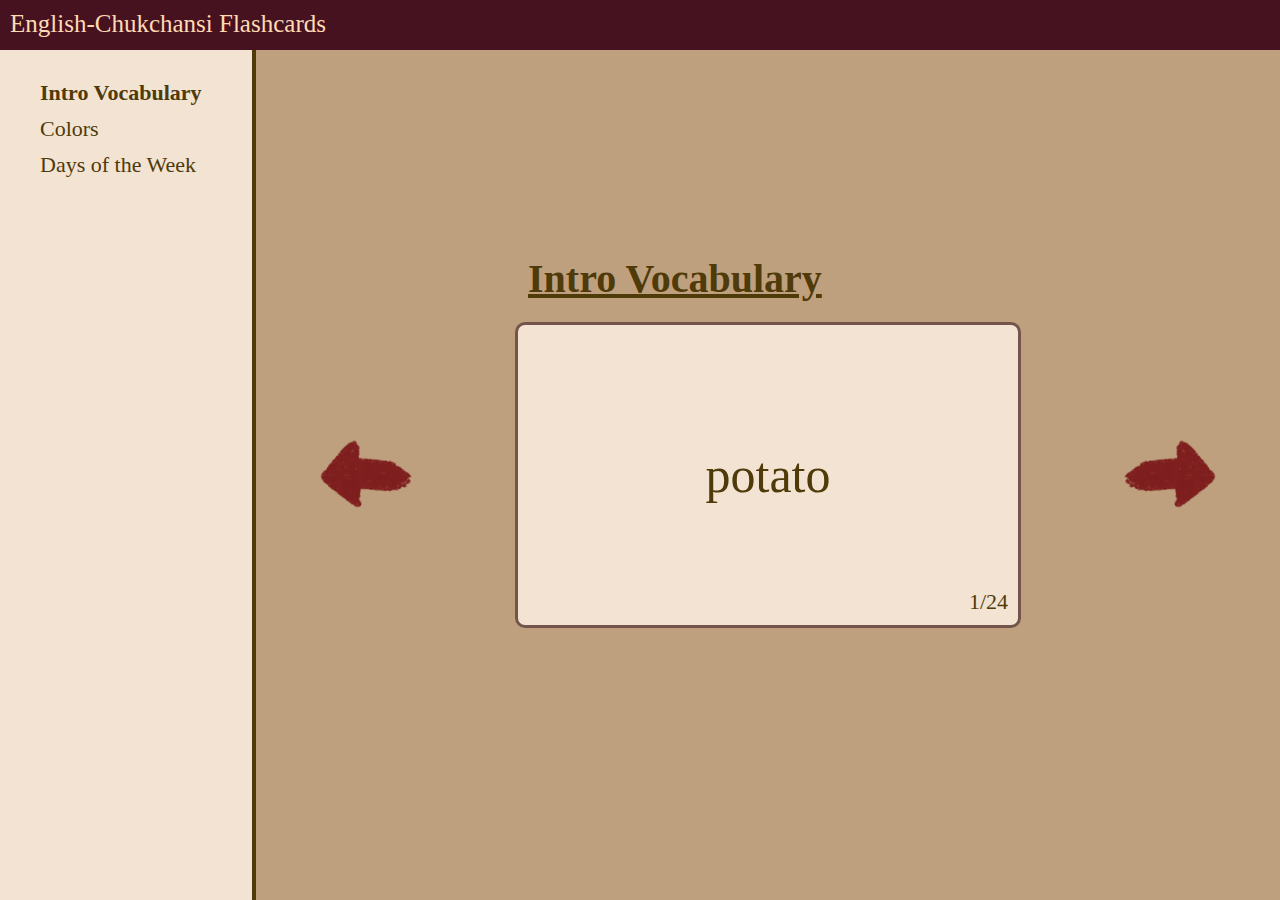
<file: minigames-old/flashcards.html>
<!DOCTYPE html>
<html>

<head>
	<meta charset = 'utf-8'>
	<title>English-Chukchansi Flashcards</title>
	<style>
		* {
			margin: 0px;
			padding: 0px;
			font-family: 'Times New Roman';
		}	
		body {
			background-color: #000000;
			overflow: hidden;
		}
		
		/* header bar */
		#navBar {
			background-color: #461220;

			box-sizing: border-box;
			position: sticky;
			padding: 10px;
			top: 0px;
			width: 100%;
			height: 50px;
		}
		#pageTitle {
			color: #ffdab3;

			position: absolute;
			/*margin: 10px;*/
			/*left: 50%;*/

			/*transform: translate(-50%, 0%);*/

			font-size: 25px;
		}

		/* left panel */
		#selectionPanel {
			color: #4f3a09;
			background-color: #f2e3d3;
			
			box-sizing: border-box;
			position: absolute;
			padding: 20px;
			top: 50px;
			width: 20%;
			height: calc(100% - 50px);

			border-right: 4px solid #4f3a09;

			overflow: scroll;
			-ms-overflow-style: none;  /* Hide scrollbar for IE and Edge */
			scrollbar-width: none;  /* Hide scrollbar for Firefox */
		}
		#selectionPanel::-webkit-scrollbar { display: none; } /* Hide scrollbar for Chrome, Safari and Opera */
		#deckListTitle {
			font-size: 22px;
			text-decoration: underline;
		}
		.deckTitle {
			cursor: pointer;

			display: block;

			font-size: 22px;
			margin-top: 10px;
			margin-left: 20px;
		}
		.activeDeck {
			font-weight: bold;
		}

		/* right panel */
		#contentPanel {
			color: #4f3a09;
			background-color: #bfa07e;
			
			box-sizing: border-box;
			position: absolute;
			top: 50px;
			left: 20%;
			width: 80%;
			height: calc(100% - 50px);

			overflow: scroll;
			-ms-overflow-style: none;  /* Hide scrollbar for IE and Edge */
			scrollbar-width: none;  /* Hide scrollbar for Firefox */
		}
		#contentPanel::-webkit-scrollbar { display: none; } /* Hide scrollbar for Chrome, Safari and Opera */

		#activeDeckTitle {
			position: absolute;
			top: calc(50% - 220px);
			
			left: calc(50% - 240px);
			
			/*left: 50%;
			transform: translate(-50%, 0%);*/

			font-size: 40px;
			font-weight: bold;
			text-decoration: underline;
		}

		#cardFront, #cardBack {
			cursor: pointer;

			background-color: #f2e3d3;

			display: inline-block;
			position: absolute;
			white-space: nowrap;
			width: 500px;
			height: 300px;
			top: 50%;
			left: 50%;

			transition: transform 0.6s;
			perspective: 1000px;
			backface-visibility: hidden;
			-webkit-backface-visibility: hidden;

			border: 3px solid #75544b;
			border-radius: 10px;
		}
		#cardFront {
			transform: translate(-50%, -50%);
		}
		#cardBack {
			transform: translate(-50%, -50%) rotateX(180deg);
		}
		.cardText {
			position: absolute;
			top: 50%;
			left: 50%;
			transform: translate(-50%, -50%);

			font-size: 50px;
			text-align: center;
		}
		.cardNumText {
			position: absolute;
			bottom: 10px;
			right: 10px;

			font-size: 22px;
		}

		#arrowPrev, #arrowNext {
			cursor: pointer;

			display: inline-block;
			position: absolute;
			width: 100px;
			height: 100px;
			top: 50%;
			
			transform: translate(-50%, -50%);
		}
		#arrowPrev {
			left: calc(50% - 400px);
		}
		#arrowNext {
			left: calc(50% + 400px);
		}
	</style>
</head>

<body>

	<!-- create loading screen -->

	<!-- load dependencies -->
	<script type='text/javascript' src='script/flashcards.js'></script>

	<script>
		/////////////////////////////////////////////////////////////////////

		//// ENV SETUP ////

		// debug
		let t1 = Date.now();
		// settings
		let flipped = false;
		let activeDeckIndex;

		/////////////////////////////////////////////////////////////////////

		//// CORE ////

		//

		/////////////////////////////////////////////////////////////////////

		//// DISPLAY ////

		function flip() {
			flipped = !flipped;

			let cardFront = document.getElementById('cardFront');
			cardFront.style.transform = (flipped) ? 'translate(-50%, -50%) rotateX(180deg)' : 'translate(-50%, -50%)';

			let cardBack = document.getElementById('cardBack');
			cardBack.style.transform = (flipped) ? 'translate(-50%, -50%)' : 'translate(-50%, -50%) rotateX(180deg)';
		}

		function loadDeck(deckIndex) {
			document.getElementById('deck'+activeDeckIndex).classList.remove('activeDeck');
			activeDeckIndex = deckIndex;
			document.getElementById('deck'+activeDeckIndex).classList.add('activeDeck');
			loadCard(contentPanel, activeDeckIndex, 0);
		}

		function loadCard(container, deckIndex, cardIndex) {
			container.innerHTML = '';
			let deck = decks[deckIndex];
			let card = deck.cards[cardIndex];
			let elemStr = '';

			// reset flipping (new card always face up)
			flipped = false;

			// dynamic font sizing
			let fontSize;
			let test = document.createElement('div');
				test.style.position = 'absolute';
				test.style.visibility = 'hidden';
				test.style.width = 'auto';
				test.style.height = 'auto';
				test.style.whiteSpace = 'nowrap';
			container.appendChild(test);
			// eng text
			let engFontSize = 50;
			test.style.fontSize = engFontSize+'px';
			test.innerHTML = card.eng;
			while (test.clientWidth+1 > 450) {
				engFontSize--;
				test.style.fontSize = engFontSize+'px';
			}
			//console.log('eng: font size '+engFontSize+'px ---> text width '+(test.clientWidth+1)+'px');
			// chk text
			let chkFontSize = 50;
			test.style.fontSize = chkFontSize+'px';
			test.innerHTML = card.chk;
			while (test.clientWidth+1 > 450) {
				chkFontSize--;
				test.style.fontSize = chkFontSize+'px';
			}
			//console.log('chk: font size '+chkFontSize+'px ---> text width '+(test.clientWidth+1)+'px');

			// title
			elemStr += '<span id="activeDeckTitle">'+deck.name+'</span>';

			// previous card button
			let prevCardIndex = (cardIndex<=0) ? (deck.cards.length-1) : (cardIndex-1);
			elemStr += '<div id="arrowPrev" style="background: url(source/arrow-prev.png);" onclick="loadCard(contentPanel, activeDeckIndex, '+prevCardIndex+')"></div>';

			// flashcard
			// elemStr += '<span class="cardText" style="font-size: '+fontSize+'px;">' + card.eng.replaceAll(',', '<br>') + '</span>';
			elemStr += '<div id="cardFront" onclick="flip()">'
				elemStr += '<span class="cardText" style="font-size: '+engFontSize+'px;">' + card.eng + '</span>';
				elemStr += '<span class="cardNumText">'+(cardIndex+1)+'/'+deck.cards.length+'</span>';
			elemStr += '</div>';
			elemStr += '<div id="cardBack" onclick="flip()">'
				elemStr += '<span class="cardText" style="font-size: '+chkFontSize+'px;">' + card.chk + '</span>';
				elemStr += '<span class="cardNumText">'+(cardIndex+1)+'/'+deck.cards.length+'</span>';
			elemStr += '</div>';

			// next card button
			let nextCardIndex = (cardIndex>=deck.cards.length-1) ? (0) : (cardIndex+1);
			elemStr += '<div id="arrowNext" style="background: url(source/arrow-next.png);" onclick="loadCard(contentPanel, activeDeckIndex, '+nextCardIndex+')"></div>';

			container.innerHTML = elemStr;
		}

		function init() {
			// add containers
			let navBar = document.createElement('div');
				navBar.id = 'navBar';
				navBar.innerHTML = '<span id="pageTitle">English-Chukchansi Flashcards</span>';
			document.body.appendChild(navBar);
			let selectionPanel = document.createElement('div');
				selectionPanel.id = 'selectionPanel';
			document.body.appendChild(selectionPanel);
			let contentPanel = document.createElement('div');
				contentPanel.id = 'contentPanel';
			document.body.appendChild(contentPanel);
			// deck selection panel
			let decksListStr = '';
			//decksListStr += '<span id="deckListTitle" class="deckListTitle">FLASHCARD DECKS</span>';
			for (let i = 0; i < decks.length; i++) {
					decksListStr += '<span id="deck'+i+'" class="deckTitle" onclick="loadDeck('+i+')">' + decks[i].name + '</span>';
			}
			selectionPanel.innerHTML = decksListStr;
			// initial deck/card
			activeDeckIndex = 0;
			loadDeck(0);
		}

		/////////////////////////////////////////////////////////////////////

		//// INIT ////

		init();
		console.log('Load time: ' + (Date.now() - t1) + ' ms');

		/////////////////////////////////////////////////////////////////////
	</script>

</body>

</html>
</file>
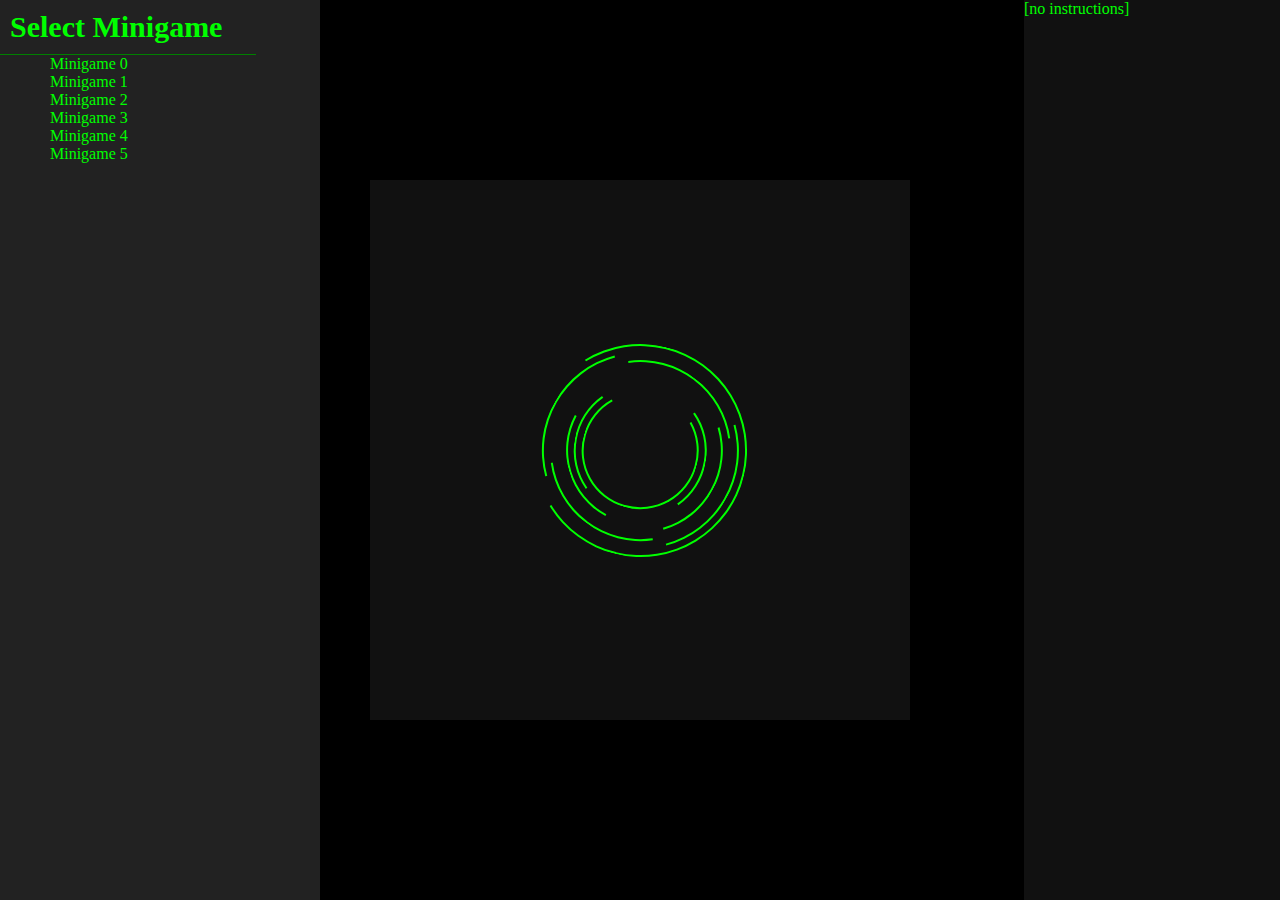
<file: minigames-old/minigames.html>
<!DOCTYPE html>
<html>

<head>
	<meta charset = 'utf-8'>
	<title>Minigames</title>
	<style>
		* {
			margin: 0px;
			padding: 0px;
			font-family: 'Consolas, Times New Roman';
		}
		body {
			color: #00ff00;
			background-color: #000000;
			overflow: hidden;
		}

		#menuContainer {
			position: absolute;
			left: 0%;
			width: 25%;
			height: 100%;
			background-color: #222222;
		}
		#menuTitle {
			margin: 10px;

			font-size: 30px;
			font-weight: bold;
		}
		#separator {
			left: 10%;
			width: 80%;
			border-bottom: 1px solid green;
		}

		#contentContainer {
			position: absolute;
			left: 50%;
			top: 50%;
			width: 60vh;
			height: 60vh;
			background-color: #111111;
			transform: translate(-50%,-50%);
		}
		#instructionsContainer {
			position: absolute;
			right: 0%;
			width: 20%;
			height: 100%;
			background-color: #111111;
		}
	</style>
</head>

<body>
	<!-- static content -->
	<div id = 'menuContainer'>
		<p id = 'menuTitle'>Select Minigame</p>
		<div id = 'separator'></div>
		<!-- content added dynamically -->
	</div>
	<div id = 'contentContainer'>
		<!-- content added dynamically -->
	</div>
	<div id = 'instructionsContainer'>
		<p id = 'instructionsText'>[no instructions]</p>
		<!-- content added dynamically -->
	</div>

	<!-- load dependencies -->
	<script type='text/javascript' src='script/loading-screen.js'></script>

	<!-- dynamic content -->
	<script>
		let loadingScreen = new LoadingScreen(7, '#00ff00');
		loadingScreen.attach(document.getElementById('contentContainer'));

		let elemStr = '';

		elemStr += '<p id = "menuTitle">Select Minigame</p>';
		elemStr += '<div id = "separator"></div>';
		for (let i = 0; i < 6; i++) {
			elemStr += '<div style="margin-left:50px;">Minigame '+i+'</div>';
		}

		document.getElementById('menuContainer').innerHTML = elemStr;
	</script>
</body>

</html>
</file>
